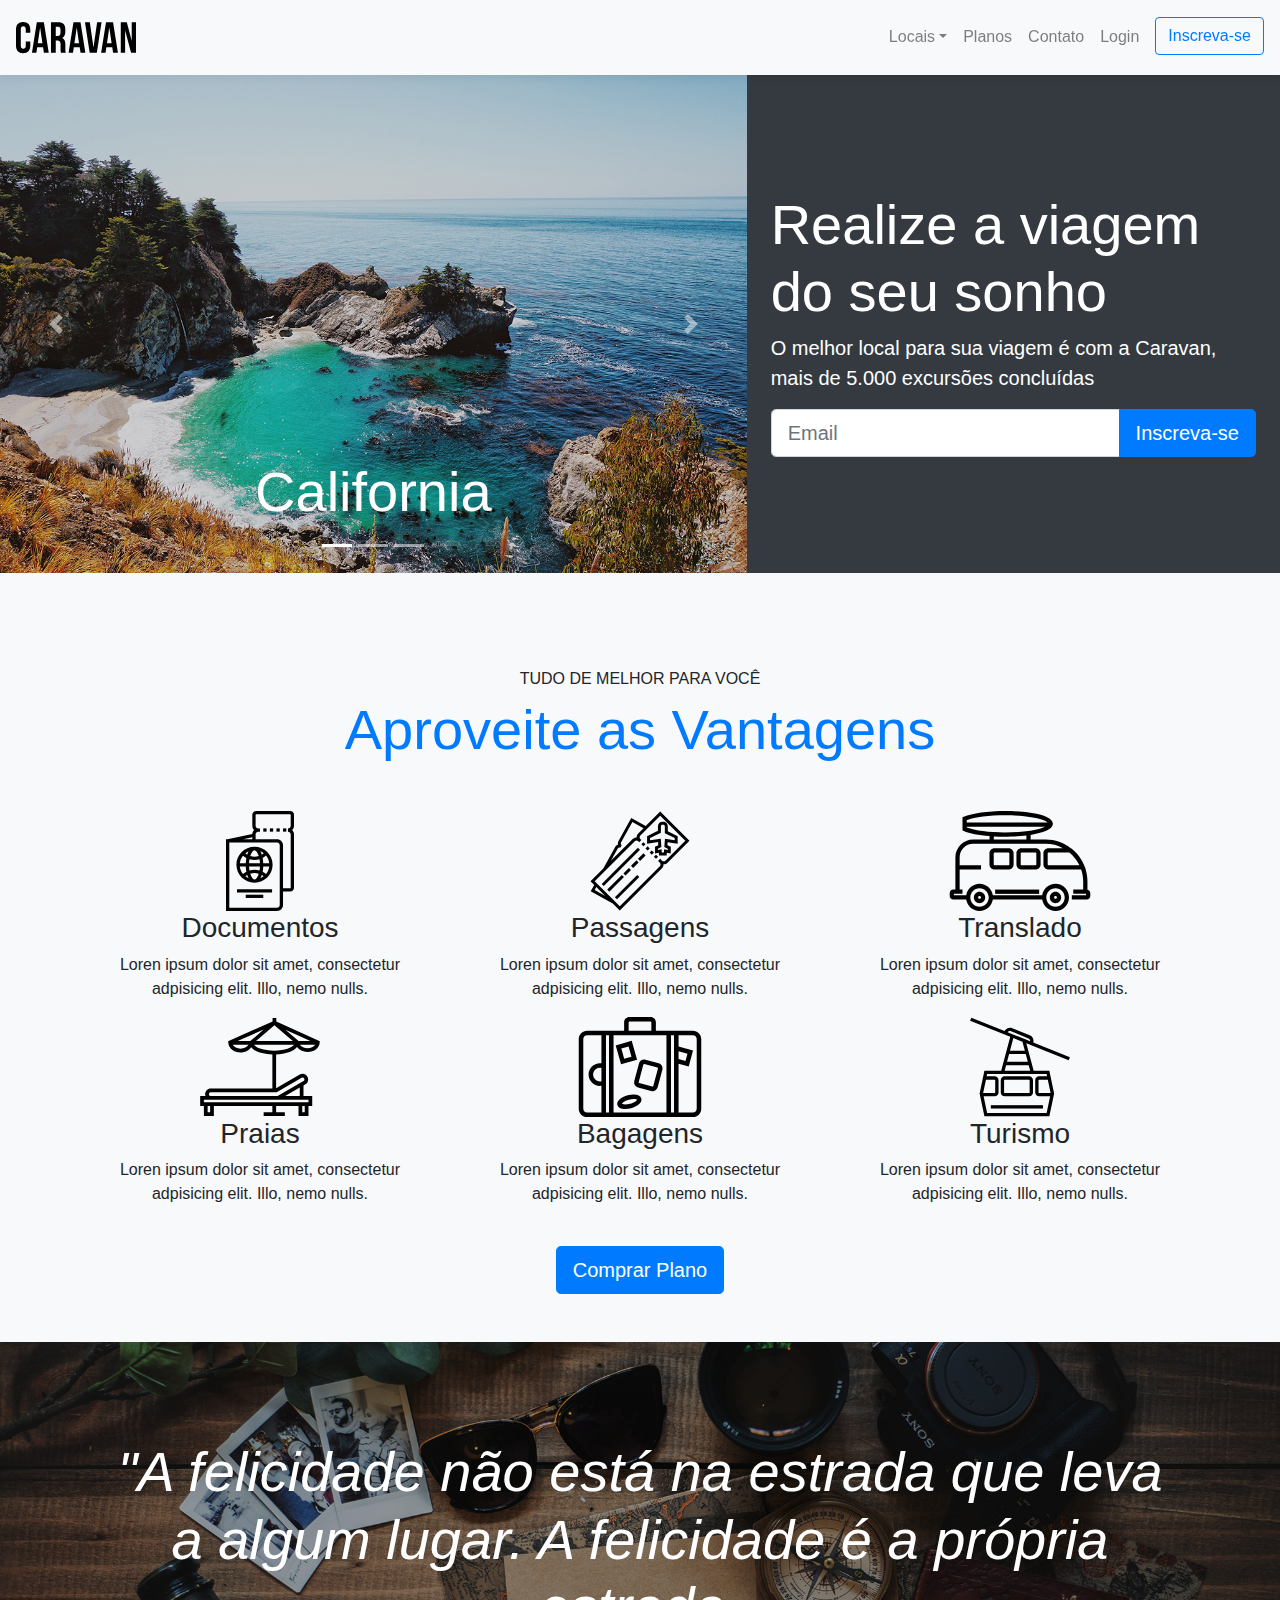
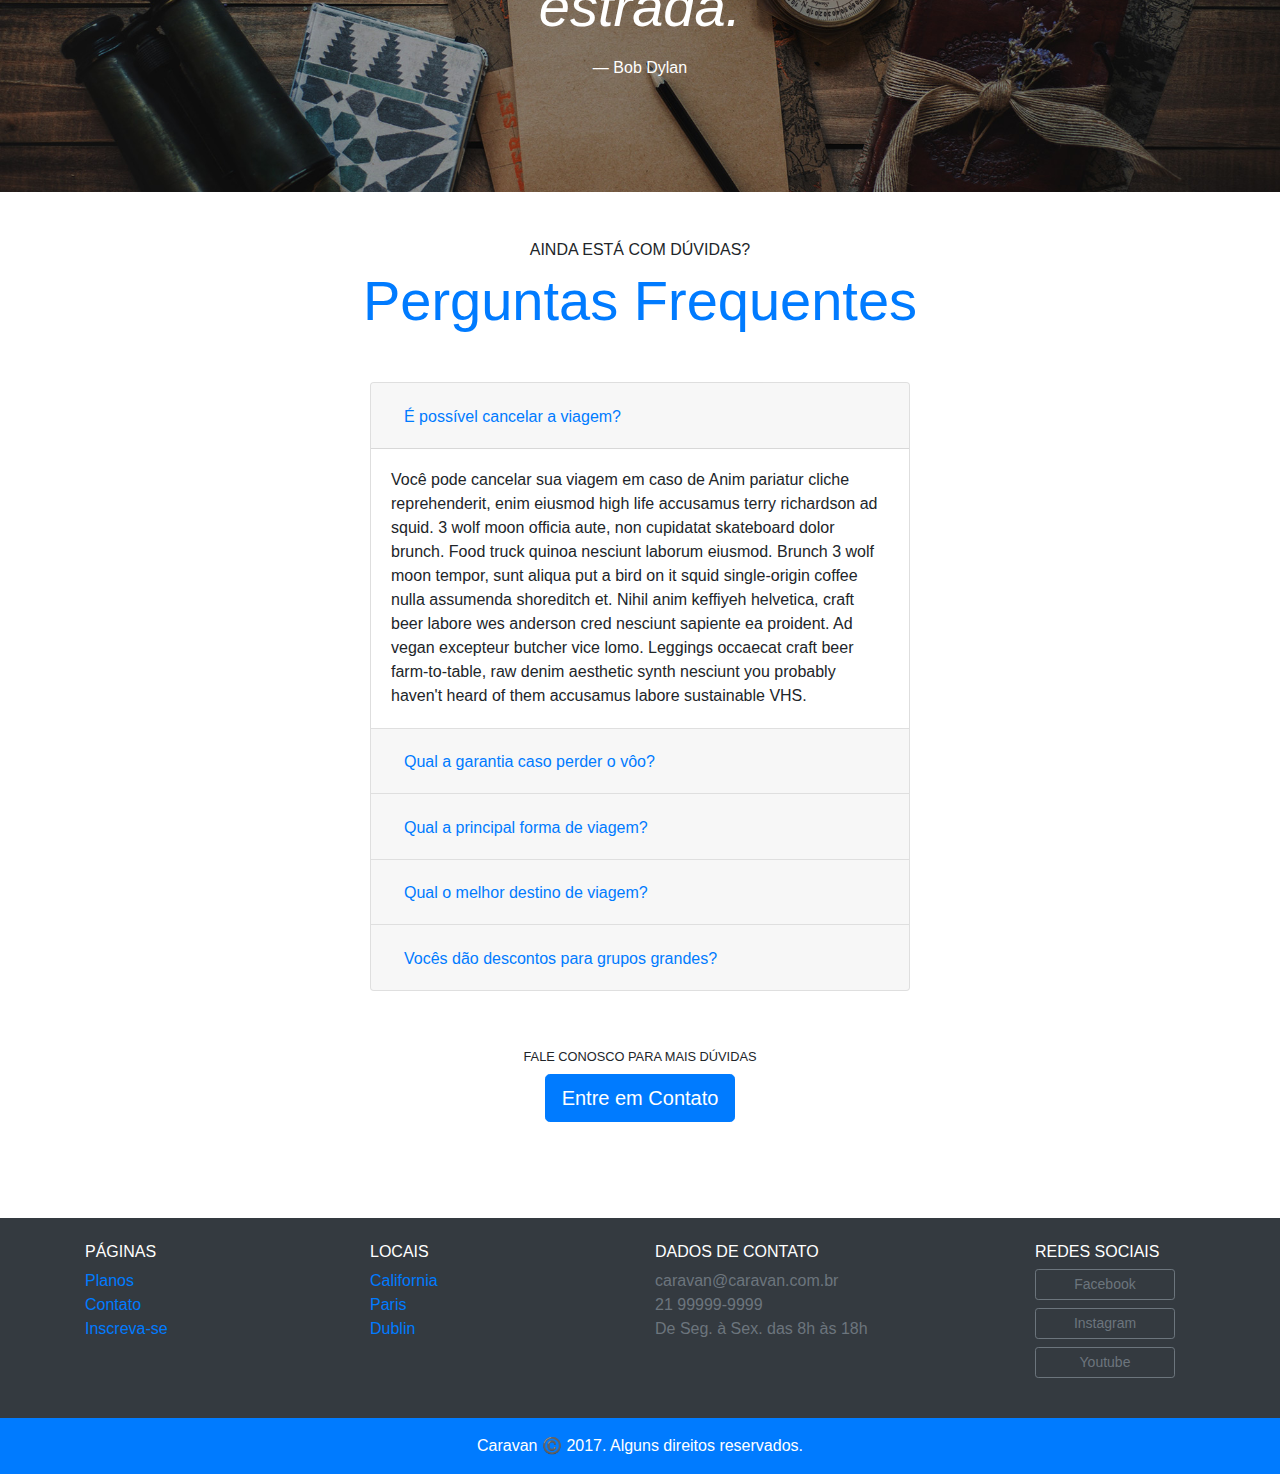
<file: index.html>
<!DOCTYPE html>
<html>
  <head>
    <title>Caravan</title>
    <meta charset="utf-8">
    <meta name="viewport" content="width=device-width, initial-scale=1, shrink-to-fit=no">

    <link rel="stylesheet" href="css/bootstrap.css">
    <link rel="stylesheet" href="css/style.css">
  </head>
  <body>

  <!-- Modal -->
    <div class="modal fade" id="exampleModal" tabindex="-1" role="dialog" aria-labelledby="exampleModalLabel" aria-hidden="true">
      <div class="modal-dialog" role="document">
        <div class="modal-content">
          <div class="modal-header">
            <h5 class="modal-title" id="exampleModalLabel">Entre na sua Conta</h5>
            <button type="button" class="close" data-dismiss="modal" aria-label="Close">
              <span aria-hidden="true">&times;</span>
            </button>
          </div>
          <div class="modal-body">
            <form>
              <div class="form-group">
                <label for="exampleInputEmail1">Email</label>
                <input type="email" class="form-control" id="exampleInputEmail1">
              </div>
              <div class="form-group">
                <label for="exampleInputPassword1">Senha</label>
                <input type="password" class="form-control" id="exampleInputPassword1">
              </div>
              <button type="submit" class="btn btn-primary">Entrar na Conta</button>
              <small class="form-text text-muted">Esqueceu a Senha? <a href="#">Clique aqui.</a></small>
            </form>
          </div>          
        </div>
      </div>
    </div>
    
    <nav class="navbar navbar-expand-md navbar-light bg-light fixed-top py-3 box-shadow">
      <a href="index.html" class="navbar-brand"><img src="img/caravan.svg" alt="Caravan"></a>

      <button class="navbar-toggler" type="button" data-toggle="collapse" data-target="#navbarSupportedContent" aria-controls="navbarSupportedContent" aria-expanded="false" aria-label="Toggle navigation">
        <span class="navbar-toggler-icon"></span>
      </button>

      <div class="collapse navbar-collapse" id="navbarSupportedContent">
        <ul class="navbar-nav ml-auto">
          <li class="nav-item dropdown">
            <a class="nav-link dropdown-toggle" href="#" id="navbarDropdown" role="button" data-toggle="dropdown" aria-haspopup="true" aria-expanded="false">Locais</a>
            <div class="dropdown-menu" aria-labelledby="navbarDropdown">
              <a href="local.html" class="dropdown-item">California</a>
              <a href="local.html" class="dropdown-item">Paris</a>
              <a href="local.html" class="dropdown-item">Dublin</a>

            </div>
          </li>
          <li class="nav-item">
            <a class="nav-link" href="planos.html">Planos</a>
          </li>
          <li class="nav-item">
            <a class="nav-link" href="contato.html">Contato</a>
          </li>
          <li class="nav-item">
            <a class="nav-link" href="planos.html" data-toggle="modal" data-target="#exampleModal">Login</a>
          </li>
          <li class="nav-item">
            <a class="btn btn-outline-primary ml-md-2" href="inscricao.html">Inscreva-se</a>
          </li>
        </ul>
      </div>

    </nav>

    <section class="container-fluid">
      <div class="row bg-dark text-white">
        <div class="col-lg-7 p-0">
          <div id="carouselCidades" class="carousel slide" data-ride="carousel">
            <ol class="carousel-indicators">
              <li data-target="#carouselCidades" data-slide-to="0" class="active"></li>
              <li data-target="#carouselCidades" data-slide-to="1"></li>
              <li data-target="#carouselCidades" data-slide-to="2"></li>
            </ol>
            <div class="carousel-inner">
              <div class="carousel-item active">
                <img src="img/california.jpg" class="d-block w-100" alt="California">
                <div class="carousel-caption">
                  <h3 class="display-4">California</h3>
                </div>
              </div>
              <div class="carousel-item">
                <img src="img/paris.jpg" class="d-block w-100" alt="Paris">
                <div class="carousel-caption">
                    <h3 class="display-4">Paris</h3>
                  </div>
              </div>
              <div class="carousel-item">
                <img src="img/dublin.jpg" class="d-block w-100" alt="Dublin">
                <div class="carousel-caption">
                    <h3 class="display-4">Dublin</h3>
                  </div>
              </div>
            </div>
            <a class="carousel-control-prev" href="#carouselCidades" role="button" data-slide="prev">
              <span class="carousel-control-prev-icon" aria-hidden="true"></span>
              <span class="sr-only">Anterior</span>
            </a>
            <a class="carousel-control-next" href="#carouselCidades" role="button" data-slide="next">
              <span class="carousel-control-next-icon" aria-hidden="true"></span>
              <span class="sr-only">Próximo</span>
            </a>
          </div>
        </div>

        <div class="col-lg-5 p-4 align-self-center">
          <h1 class="display-4">Realize a viagem do seu sonho</h1>
          <p class="lead">O melhor local para sua viagem é com a Caravan, mais de 5.000 excursões concluídas</p>
          <form action="">
              <div class="input-group input-group-lg">
                <input type="text" class="form-control" placeholder="Email" aria-label="Email" aria-describedby="button-addon2">
              <div class="input-group-append">
                <button class="btn btn-primary" type="button" id="button-addon2">Inscreva-se</button>
              </div>
            </div>
          </form>
        </div>
      </div>
    </section>

    <section class="py-5 bg-light text-center">
      <div class="container">
        <div class="my-5">
          <span class="h6 d-block">TUDO DE MELHOR PARA VOCÊ</span>
          <h2 class="display-4 text-primary">Aproveite as Vantagens</h2>
        </div>
      
        <div class="row">
          <div class="col-xl-4 col-md-6">
            <div style="height: 100px;" class="d-flex justify-content-center">
              <img src="img/icones/passaporte.svg" alt="Passaporte">
            </div>
            <h3>Documentos</h3>
            <p>Loren ipsum dolor sit amet, consectetur adpisicing elit. Illo, nemo nulls.</p>
          </div>

          <div class="col-xl-4 col-md-6">
            <div style="height: 100px;" class="d-flex justify-content-center">
              <img src="img/icones/passagens.svg" alt="Passagens">
            </div>
            <h3>Passagens</h3>
            <p>Loren ipsum dolor sit amet, consectetur adpisicing elit. Illo, nemo nulls.</p>
          </div>

          <div class="col-xl-4 col-md-6">
            <div style="height: 100px;" class="d-flex justify-content-center">
              <img src="img/icones/translado.svg" alt="Translado">
            </div>
            <h3>Translado</h3>
            <p>Loren ipsum dolor sit amet, consectetur adpisicing elit. Illo, nemo nulls.</p>
          </div>

          <div class="col-xl-4 col-md-6">
            <div style="height: 100px;" class="d-flex justify-content-center">
              <img src="img/icones/praias.svg" alt="Praias">
            </div>
            <h3>Praias</h3>
            <p>Loren ipsum dolor sit amet, consectetur adpisicing elit. Illo, nemo nulls.</p>
          </div>

          <div class="col-xl-4 col-md-6">
            <div style="height: 100px;" class="d-flex justify-content-center">
              <img src="img/icones/bagagens.svg" alt="Bagagens">
            </div>
            <h3>Bagagens</h3>
            <p>Loren ipsum dolor sit amet, consectetur adpisicing elit. Illo, nemo nulls.</p>
          </div>

          <div class="col-xl-4 col-md-6">
            <div style="height: 100px;" class="d-flex justify-content-center">
              <img src="img/icones/turismo.svg" alt="Turismo">
            </div>
            <h3>Turismo</h3>
            <p>Loren ipsum dolor sit amet, consectetur adpisicing elit. Illo, nemo nulls.</p>
          </div>

        </div>

        <a href="planos.html" class="btn btn-primary btn-lg mt-4">Comprar Plano</a>
      </div>
    </section>

    <section id="home-quote" class="p-md-5">
      <blockquote class="blockquote text-center text-white p-md-5 p-3">
        <p class="display-4"><em>"A felicidade não está na estrada que leva a algum lugar. A felicidade é a própria estrada.</em></p>
        <footer class="blockquote-footer text-white">Bob Dylan</footer>
      </blockquote>
    </section>

    <section class="container">
      <div class="my-5 text-center">
        <span class="h6 d-block">AINDA ESTÁ COM DÚVIDAS?</span>
        <h2 class="display-4 text-primary">Perguntas Frequentes</h2>
      </div>

      <div class="row justify-content-center">

        <div class=" col-md-6 accordion" id="perguntasFrequentes">
          <div class="card">
            <div class="card-header" id="headingOne">
              <h2 class="mb-0">
                <button class="btn btn-link" type="button" data-toggle="collapse" data-target="#collapseOne" aria-expanded="true" aria-controls="collapseOne">
                  É possível cancelar a viagem?
                </button>
              </h2>
            </div>
          
            <div id="collapseOne" class="collapse show" aria-labelledby="headingOne" data-parent="#perguntasFrequentes">
              <div class="card-body">
                Você pode cancelar sua viagem em caso de Anim pariatur cliche reprehenderit, enim eiusmod high life accusamus terry richardson ad squid. 3 wolf moon officia aute, non cupidatat skateboard dolor brunch. Food truck quinoa nesciunt laborum eiusmod. Brunch 3 wolf moon tempor, sunt aliqua put a bird on it squid single-origin coffee nulla assumenda shoreditch et. Nihil anim keffiyeh helvetica, craft beer labore wes anderson cred nesciunt sapiente ea proident. Ad vegan excepteur butcher vice lomo. Leggings occaecat craft beer farm-to-table, raw denim aesthetic synth nesciunt you probably haven't heard of them accusamus labore sustainable VHS.
              </div>
            </div>
          </div>
          <div class="card">
            <div class="card-header" id="headingTwo">
              <h2 class="mb-0">
                <button class="btn btn-link collapsed" type="button" data-toggle="collapse" data-target="#collapseTwo" aria-expanded="false" aria-controls="collapseTwo">
                  Qual a garantia caso perder o vôo?
                </button>
              </h2>
            </div>
            <div id="collapseTwo" class="collapse" aria-labelledby="headingTwo" data-parent="#perguntasFrequentes">
              <div class="card-body">
                As garantias são em relação a Anim pariatur cliche reprehenderit, enim eiusmod high life accusamus terry richardson ad squid. 3 wolf moon officia aute, non cupidatat skateboard dolor brunch. Food truck quinoa nesciunt laborum eiusmod. Brunch 3 wolf moon tempor, sunt aliqua put a bird on it squid single-origin coffee nulla assumenda shoreditch et. Nihil anim keffiyeh helvetica, craft beer labore wes anderson cred nesciunt sapiente ea proident. Ad vegan excepteur butcher vice lomo. Leggings occaecat craft beer farm-to-table, raw denim aesthetic synth nesciunt you probably haven't heard of them accusamus labore sustainable VHS.
              </div>
            </div>
          </div>
          <div class="card">
            <div class="card-header" id="headingThree">
              <h2 class="mb-0">
                <button class="btn btn-link collapsed" type="button" data-toggle="collapse" data-target="#collapseThree" aria-expanded="false" aria-controls="collapseThree">
                  Qual a principal forma de viagem?
                </button>
              </h2>
            </div>
            <div id="collapseThree" class="collapse" aria-labelledby="headingThree" data-parent="#perguntasFrequentes">
              <div class="card-body">
                A principal forma de viagem é a Anim pariatur cliche reprehenderit, enim eiusmod high life accusamus terry richardson ad squid. 3 wolf moon officia aute, non cupidatat skateboard dolor brunch. Food truck quinoa nesciunt laborum eiusmod. Brunch 3 wolf moon tempor, sunt aliqua put a bird on it squid single-origin coffee nulla assumenda shoreditch et. Nihil anim keffiyeh helvetica, craft beer labore wes anderson cred nesciunt sapiente ea proident. Ad vegan excepteur butcher vice lomo. Leggings occaecat craft beer farm-to-table, raw denim aesthetic synth nesciunt you probably haven't heard of them accusamus labore sustainable VHS.
              </div>
            </div>
          </div>
          <div class="card">
            <div class="card-header" id="headingFour">
              <h2 class="mb-0">
                <button class="btn btn-link collapsed" type="button" data-toggle="collapse" data-target="#collapseFour" aria-expanded="false" aria-controls="collapseFour">
                  Qual o melhor destino de viagem?
                </button>
              </h2>
            </div>
            <div id="collapseFour" class="collapse" aria-labelledby="headingFour" data-parent="#perguntasFrequentes">
              <div class="card-body">
                Os destinos mais procurados são os Anim pariatur cliche reprehenderit, enim eiusmod high life accusamus terry richardson ad squid. 3 wolf moon officia aute, non cupidatat skateboard dolor brunch. Food truck quinoa nesciunt laborum eiusmod. Brunch 3 wolf moon tempor, sunt aliqua put a bird on it squid single-origin coffee nulla assumenda shoreditch et. Nihil anim keffiyeh helvetica, craft beer labore wes anderson cred nesciunt sapiente ea proident. Ad vegan excepteur butcher vice lomo. Leggings occaecat craft beer farm-to-table, raw denim aesthetic synth nesciunt you probably haven't heard of them accusamus labore sustainable VHS.
              </div>
            </div>
          </div>
          <div class="card">
            <div class="card-header" id="headingFive">
              <h2 class="mb-0">
                <button class="btn btn-link collapsed" type="button" data-toggle="collapse" data-target="#collapseFive" aria-expanded="false" aria-controls="collapseFive">
                  Vocês dão descontos para grupos grandes?
                </button>
              </h2>
            </div>
            <div id="collapseFive" class="collapse" aria-labelledby="headingFive" data-parent="#perguntasFrequentes">
              <div class="card-body">
                Nossa empresa sempre trabalha com as melhores Anim pariatur cliche reprehenderit, enim eiusmod high life accusamus terry richardson ad squid. 3 wolf moon officia aute, non cupidatat skateboard dolor brunch. Food truck quinoa nesciunt laborum eiusmod. Brunch 3 wolf moon tempor, sunt aliqua put a bird on it squid single-origin coffee nulla assumenda shoreditch et. Nihil anim keffiyeh helvetica, craft beer labore wes anderson cred nesciunt sapiente ea proident. Ad vegan excepteur butcher vice lomo. Leggings occaecat craft beer farm-to-table, raw denim aesthetic synth nesciunt you probably haven't heard of them accusamus labore sustainable VHS.
              </div>
            </div>
          </div>
        </div>
      </div>

      <div class="text-center py-5">
        <p class="small m-2">FALE CONOSCO PARA MAIS DÚVIDAS</p>
        <a class="btn btn-primary btn-lg" href="contato.html">Entre em Contato</a>
      </div>
    </section>

    <footer class="bg-dark text-white mt-5">
      <div class="container py-4">
        <div class="row">
          <div class="col-md-3 col-6">
            <h4 class="h6">PÁGINAS</h4>
            <ul class="list-unstyled">
              <li><a href="planos.html">Planos</a></li>
              <li><a href="contato.html">Contato</a></li>
              <li><a href="inscricao.html">Inscreva-se</a></li>
            </ul>
          </div>
          <div class="col-md-3 col-6">
            <h4 class="h6">LOCAIS</h4>
            <ul class="list-unstyled">
              <li><a href="local.html">California</a></li>
              <li><a href="local.html">Paris</a></li>
              <li><a href="local.html">Dublin</a></li>
            </ul>
          </div>
          <div class="col-md-4 py-3 py-md-0">
            <h4 class="h6">DADOS DE CONTATO</h4>
            <ul class="list-unstyled text-secondary">
              <li>caravan@caravan.com.br</li>
              <li>21 99999-9999</li>
              <li>De Seg. à Sex. das 8h às 18h</li>
            </ul>
          </div>   
          <div class="col-md-2">
            <h4 class="h6">REDES SOCIAIS</h4>
            <ul class="list-unstyled">
              <li><a class="btn btn-outline-secondary btn-sm btn-block mb-2" href="#" style="max-width: 140px">Facebook</a></li>
              <li><a class="btn btn-outline-secondary btn-sm btn-block mb-2" href="#" style="max-width: 140px">Instagram</a></li>
              <li><a class="btn btn-outline-secondary btn-sm btn-block mb-2" href="#" style="max-width: 140px">Youtube</a></li>
            </ul>
          </div>       
        </div>
      </div>
      <div class="bg-primary text-center py-3">
        <p class="mb-0">Caravan ©️ 2017. Alguns direitos reservados.</p>
      </div>
    </footer>


    <script type="text/javascript" src="js/jquery-3.3.1.slim.min.js"></script>
    <script type="text/javascript" src="js/popper.min.js"></script>
    <script type="text/javascript" src="js/bootstrap.js"></script>
    <script type="text/javascript" src="js/app.js"></script>

  </body>
</html>
</file>
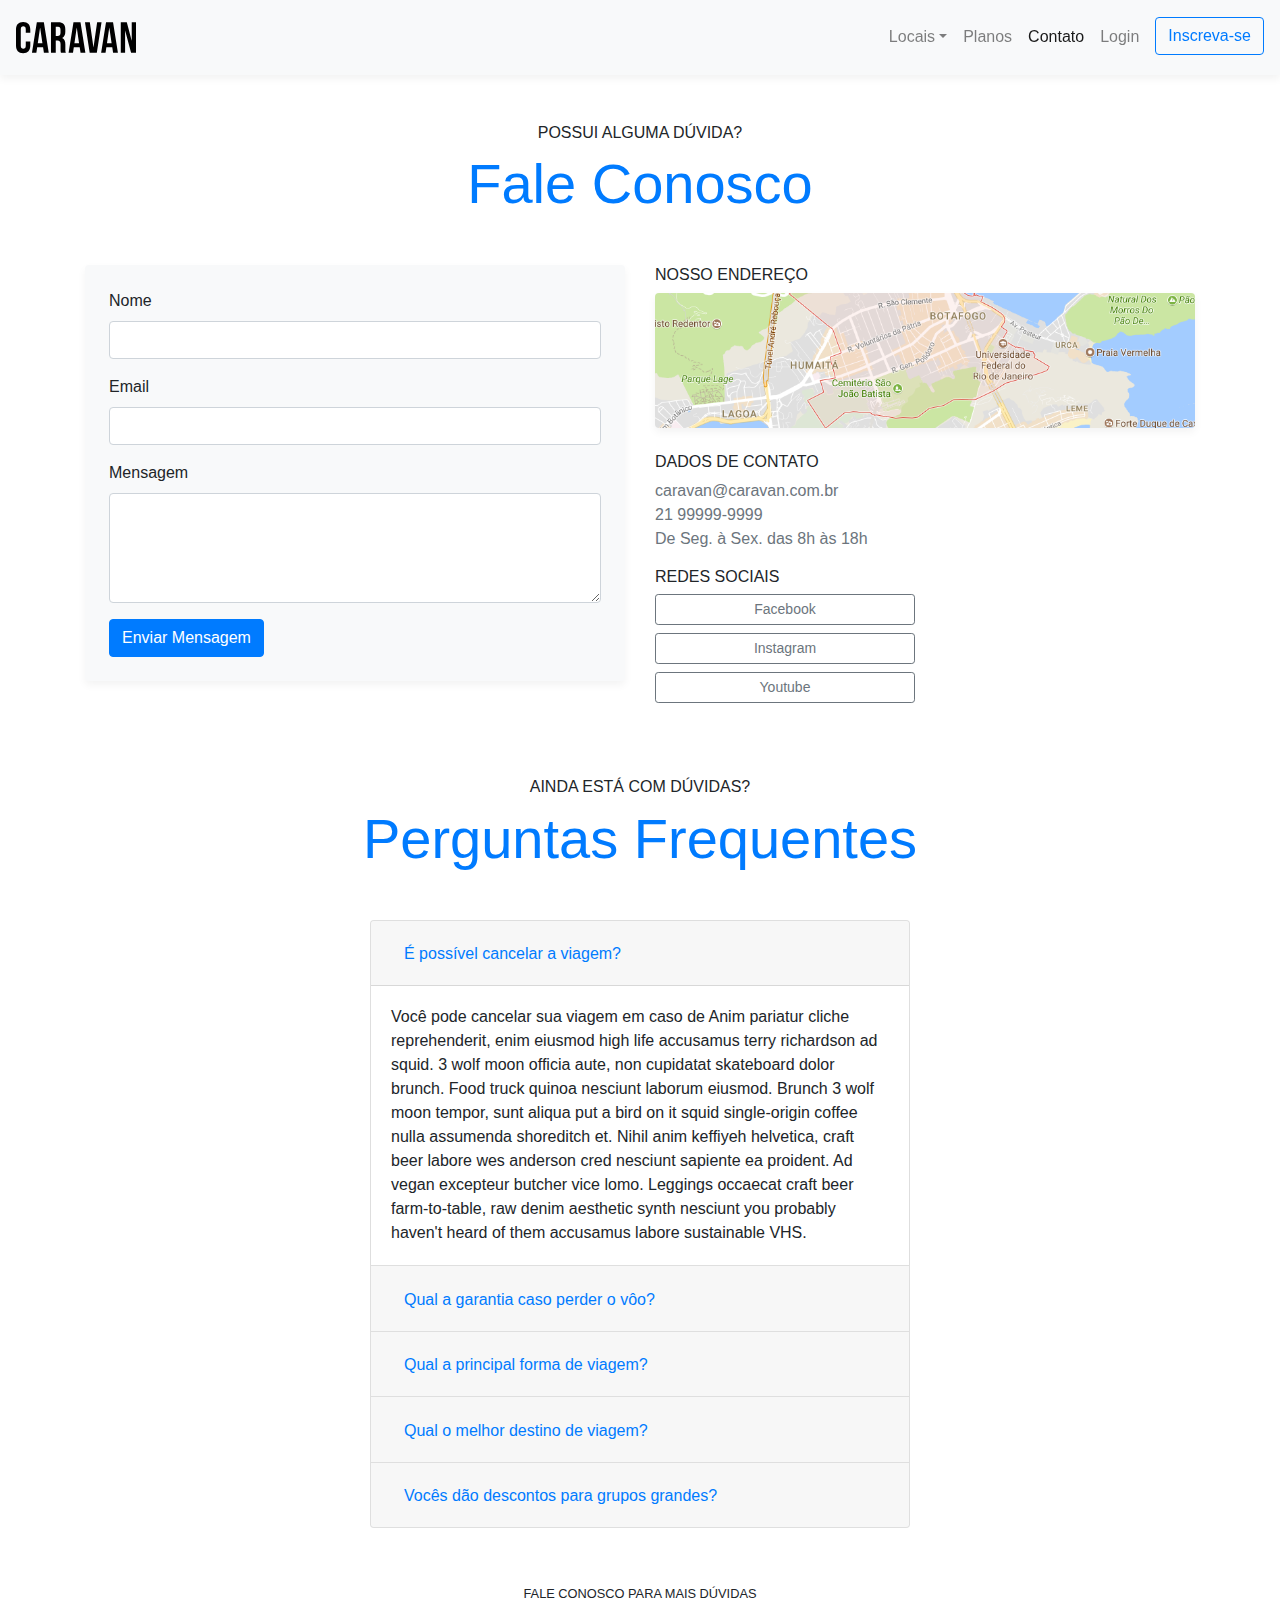
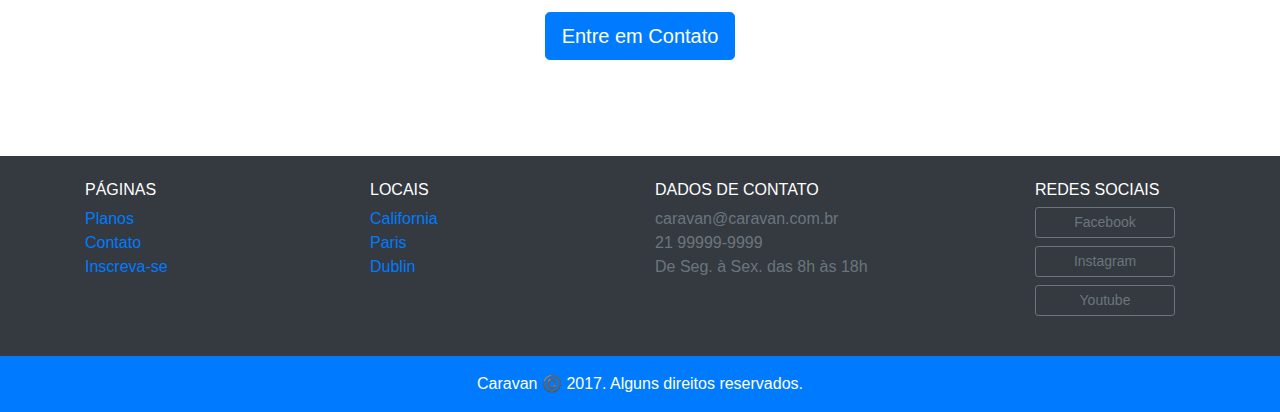
<file: contato.html>
<!DOCTYPE html>
<html>
  <head>
    <title>Caravan - Contato</title>
    <meta charset="utf-8">
    <meta name="viewport" content="width=device-width, initial-scale=1, shrink-to-fit=no">

    <link rel="stylesheet" href="css/bootstrap.css">
    <link rel="stylesheet" href="css/style.css">
  </head>
  <body>

  <!-- Modal -->
    <div class="modal fade" id="exampleModal" tabindex="-1" role="dialog" aria-labelledby="exampleModalLabel" aria-hidden="true">
      <div class="modal-dialog" role="document">
        <div class="modal-content">
          <div class="modal-header">
            <h5 class="modal-title" id="exampleModalLabel">Entre na sua Conta</h5>
            <button type="button" class="close" data-dismiss="modal" aria-label="Close">
              <span aria-hidden="true">&times;</span>
            </button>
          </div>
          <div class="modal-body">
            <form>
              <div class="form-group">
                <label for="exampleInputEmail1">Email</label>
                <input type="email" class="form-control" id="exampleInputEmail1">
              </div>
              <div class="form-group">
                <label for="exampleInputPassword1">Senha</label>
                <input type="password" class="form-control" id="exampleInputPassword1">
              </div>
              <button type="submit" class="btn btn-primary">Entrar na Conta</button>
              <small class="form-text text-muted">Esqueceu a Senha? <a href="#">Clique aqui.</a></small>
            </form>
          </div>          
        </div>
      </div>
    </div>
    
    <nav class="navbar navbar-expand-md navbar-light bg-light fixed-top py-3 box-shadow">
      <a href="index.html" class="navbar-brand"><img src="img/caravan.svg" alt="Caravan"></a>

      <button class="navbar-toggler" type="button" data-toggle="collapse" data-target="#navbarSupportedContent" aria-controls="navbarSupportedContent" aria-expanded="false" aria-label="Toggle navigation">
        <span class="navbar-toggler-icon"></span>
      </button>

      <div class="collapse navbar-collapse" id="navbarSupportedContent">
        <ul class="navbar-nav ml-auto">
          <li class="nav-item dropdown">
            <a class="nav-link dropdown-toggle" href="#" id="navbarDropdown" role="button" data-toggle="dropdown" aria-haspopup="true" aria-expanded="false">Locais</a>
            <div class="dropdown-menu" aria-labelledby="navbarDropdown">
              <a href="local.html" class="dropdown-item">California</a>
              <a href="local.html" class="dropdown-item">Paris</a>
              <a href="local.html" class="dropdown-item">Dublin</a>

            </div>
          </li>
          <li class="nav-item">
            <a class="nav-link" href="planos.html">Planos</a>
          </li>
          <li class="nav-item">
            <a class="nav-link active" href="contato.html">Contato</a>
          </li>
          <li class="nav-item">
            <a class="nav-link" href="planos.html" data-toggle="modal" data-target="#exampleModal">Login</a>
          </li>
          <li class="nav-item">
            <a class="btn btn-outline-primary ml-md-2" href="inscricao.html">Inscreva-se</a>
          </li>
        </ul>
      </div>
    </nav>
    
    <section class="container">
      <div class="my-5 text-center">
        <span class="h6 d-block">POSSUI ALGUMA DÚVIDA?</span>
        <h1 class="display-4 text-primary">Fale Conosco</h1>
      </div>
      <div class="row">
        <div class="col-lg mb-5">
          <form class="bg-light rounded p-4 box-shadow" action="">
            <div class="form-group">
              <label for="exampleInputName">Nome</label>
              <input type="text" class="form-control" id="exampleInputName">
            </div>
            <div class="form-group">
              <label for="exampleInputEmail1">Email</label>
              <input type="email" class="form-control" id="exampleInputEmail1">
            </div>
            <div class="form-group">
              <label for="clienteMensagem">Mensagem</label>
              <textarea class="form-control" id="clienteMensagem" rows="4"></textarea>
            </div>
            <button type="submit" class="btn btn-primary">Enviar Mensagem</button>
          </form>
        </div>
        <div class="col-lg">

          <h2 class="h6">NOSSO ENDEREÇO</h2>
          <a href="#"><img class="img-fluid box-shadow rounded mb-4" src="img/mapa.png" alt="Endereço da Caravan"></a>

          <h2 class="h6">DADOS DE CONTATO</h2>
          <ul class="list-unstyled text-secondary">
            <li>caravan@caravan.com.br</li>
            <li>21 99999-9999</li>
            <li>De Seg. à Sex. das 8h às 18h</li>
          </ul>

          <h2 class="h6">REDES SOCIAIS</h2>
          <ul class="list-unstyled">
            <li><a class="btn btn-outline-secondary btn-sm btn-block mb-2" href="#" style="max-width: 260px">Facebook</a></li>
            <li><a class="btn btn-outline-secondary btn-sm btn-block mb-2" href="#" style="max-width: 260px">Instagram</a></li>
            <li><a class="btn btn-outline-secondary btn-sm btn-block mb-2" href="#" style="max-width: 260px">Youtube</a></li>
          </ul>  
        </div>
      </div>
    </section>

    <section class="container">
      <div class="my-5 text-center">
        <span class="h6 d-block">AINDA ESTÁ COM DÚVIDAS?</span>
        <h2 class="display-4 text-primary">Perguntas Frequentes</h2>
      </div>

      <div class="row justify-content-center">

        <div class=" col-md-6 accordion" id="perguntasFrequentes">
          <div class="card">
            <div class="card-header" id="headingOne">
              <h2 class="mb-0">
                <button class="btn btn-link" type="button" data-toggle="collapse" data-target="#collapseOne" aria-expanded="true" aria-controls="collapseOne">
                  É possível cancelar a viagem?
                </button>
              </h2>
            </div>
          
            <div id="collapseOne" class="collapse show" aria-labelledby="headingOne" data-parent="#perguntasFrequentes">
              <div class="card-body">
                Você pode cancelar sua viagem em caso de Anim pariatur cliche reprehenderit, enim eiusmod high life accusamus terry richardson ad squid. 3 wolf moon officia aute, non cupidatat skateboard dolor brunch. Food truck quinoa nesciunt laborum eiusmod. Brunch 3 wolf moon tempor, sunt aliqua put a bird on it squid single-origin coffee nulla assumenda shoreditch et. Nihil anim keffiyeh helvetica, craft beer labore wes anderson cred nesciunt sapiente ea proident. Ad vegan excepteur butcher vice lomo. Leggings occaecat craft beer farm-to-table, raw denim aesthetic synth nesciunt you probably haven't heard of them accusamus labore sustainable VHS.
              </div>
            </div>
          </div>
          <div class="card">
            <div class="card-header" id="headingTwo">
              <h2 class="mb-0">
                <button class="btn btn-link collapsed" type="button" data-toggle="collapse" data-target="#collapseTwo" aria-expanded="false" aria-controls="collapseTwo">
                  Qual a garantia caso perder o vôo?
                </button>
              </h2>
            </div>
            <div id="collapseTwo" class="collapse" aria-labelledby="headingTwo" data-parent="#perguntasFrequentes">
              <div class="card-body">
                As garantias são em relação a Anim pariatur cliche reprehenderit, enim eiusmod high life accusamus terry richardson ad squid. 3 wolf moon officia aute, non cupidatat skateboard dolor brunch. Food truck quinoa nesciunt laborum eiusmod. Brunch 3 wolf moon tempor, sunt aliqua put a bird on it squid single-origin coffee nulla assumenda shoreditch et. Nihil anim keffiyeh helvetica, craft beer labore wes anderson cred nesciunt sapiente ea proident. Ad vegan excepteur butcher vice lomo. Leggings occaecat craft beer farm-to-table, raw denim aesthetic synth nesciunt you probably haven't heard of them accusamus labore sustainable VHS.
              </div>
            </div>
          </div>
          <div class="card">
            <div class="card-header" id="headingThree">
              <h2 class="mb-0">
                <button class="btn btn-link collapsed" type="button" data-toggle="collapse" data-target="#collapseThree" aria-expanded="false" aria-controls="collapseThree">
                  Qual a principal forma de viagem?
                </button>
              </h2>
            </div>
            <div id="collapseThree" class="collapse" aria-labelledby="headingThree" data-parent="#perguntasFrequentes">
              <div class="card-body">
                A principal forma de viagem é a Anim pariatur cliche reprehenderit, enim eiusmod high life accusamus terry richardson ad squid. 3 wolf moon officia aute, non cupidatat skateboard dolor brunch. Food truck quinoa nesciunt laborum eiusmod. Brunch 3 wolf moon tempor, sunt aliqua put a bird on it squid single-origin coffee nulla assumenda shoreditch et. Nihil anim keffiyeh helvetica, craft beer labore wes anderson cred nesciunt sapiente ea proident. Ad vegan excepteur butcher vice lomo. Leggings occaecat craft beer farm-to-table, raw denim aesthetic synth nesciunt you probably haven't heard of them accusamus labore sustainable VHS.
              </div>
            </div>
          </div>
          <div class="card">
            <div class="card-header" id="headingFour">
              <h2 class="mb-0">
                <button class="btn btn-link collapsed" type="button" data-toggle="collapse" data-target="#collapseFour" aria-expanded="false" aria-controls="collapseFour">
                  Qual o melhor destino de viagem?
                </button>
              </h2>
            </div>
            <div id="collapseFour" class="collapse" aria-labelledby="headingFour" data-parent="#perguntasFrequentes">
              <div class="card-body">
                Os destinos mais procurados são os Anim pariatur cliche reprehenderit, enim eiusmod high life accusamus terry richardson ad squid. 3 wolf moon officia aute, non cupidatat skateboard dolor brunch. Food truck quinoa nesciunt laborum eiusmod. Brunch 3 wolf moon tempor, sunt aliqua put a bird on it squid single-origin coffee nulla assumenda shoreditch et. Nihil anim keffiyeh helvetica, craft beer labore wes anderson cred nesciunt sapiente ea proident. Ad vegan excepteur butcher vice lomo. Leggings occaecat craft beer farm-to-table, raw denim aesthetic synth nesciunt you probably haven't heard of them accusamus labore sustainable VHS.
              </div>
            </div>
          </div>
          <div class="card">
            <div class="card-header" id="headingFive">
              <h2 class="mb-0">
                <button class="btn btn-link collapsed" type="button" data-toggle="collapse" data-target="#collapseFive" aria-expanded="false" aria-controls="collapseFive">
                  Vocês dão descontos para grupos grandes?
                </button>
              </h2>
            </div>
            <div id="collapseFive" class="collapse" aria-labelledby="headingFive" data-parent="#perguntasFrequentes">
              <div class="card-body">
                Nossa empresa sempre trabalha com as melhores Anim pariatur cliche reprehenderit, enim eiusmod high life accusamus terry richardson ad squid. 3 wolf moon officia aute, non cupidatat skateboard dolor brunch. Food truck quinoa nesciunt laborum eiusmod. Brunch 3 wolf moon tempor, sunt aliqua put a bird on it squid single-origin coffee nulla assumenda shoreditch et. Nihil anim keffiyeh helvetica, craft beer labore wes anderson cred nesciunt sapiente ea proident. Ad vegan excepteur butcher vice lomo. Leggings occaecat craft beer farm-to-table, raw denim aesthetic synth nesciunt you probably haven't heard of them accusamus labore sustainable VHS.
              </div>
            </div>
          </div>
        </div>
      </div>

      <div class="text-center py-5">
        <p class="small m-2">FALE CONOSCO PARA MAIS DÚVIDAS</p>
        <a class="btn btn-primary btn-lg" href="contato.html">Entre em Contato</a>
      </div>
    </section>

    <footer class="bg-dark text-white mt-5">
      <div class="container py-4">
        <div class="row">
          <div class="col-md-3 col-6">
            <h4 class="h6">PÁGINAS</h4>
            <ul class="list-unstyled">
              <li><a href="planos.html">Planos</a></li>
              <li><a href="contato.html">Contato</a></li>
              <li><a href="inscricao.html">Inscreva-se</a></li>
            </ul>
          </div>
          <div class="col-md-3 col-6">
            <h4 class="h6">LOCAIS</h4>
            <ul class="list-unstyled">
              <li><a href="local.html">California</a></li>
              <li><a href="local.html">Paris</a></li>
              <li><a href="local.html">Dublin</a></li>
            </ul>
          </div>
          <div class="col-md-4 py-3 py-md-0">
            <h4 class="h6">DADOS DE CONTATO</h4>
            <ul class="list-unstyled text-secondary">
              <li>caravan@caravan.com.br</li>
              <li>21 99999-9999</li>
              <li>De Seg. à Sex. das 8h às 18h</li>
            </ul>
          </div>   
          <div class="col-md-2">
            <h4 class="h6">REDES SOCIAIS</h4>
            <ul class="list-unstyled">
              <li><a class="btn btn-outline-secondary btn-sm btn-block mb-2" href="#" style="max-width: 140px">Facebook</a></li>
              <li><a class="btn btn-outline-secondary btn-sm btn-block mb-2" href="#" style="max-width: 140px">Instagram</a></li>
              <li><a class="btn btn-outline-secondary btn-sm btn-block mb-2" href="#" style="max-width: 140px">Youtube</a></li>
            </ul>
          </div>       
        </div>
      </div>
      <div class="bg-primary text-center py-3">
        <p class="mb-0">Caravan ©️ 2017. Alguns direitos reservados.</p>
      </div>
    </footer>


    <script type="text/javascript" src="js/jquery-3.3.1.slim.min.js"></script>
    <script type="text/javascript" src="js/popper.min.js"></script>
    <script type="text/javascript" src="js/bootstrap.js"></script>
    <script type="text/javascript" src="js/app.js"></script>

  </body>
</html>
</file>
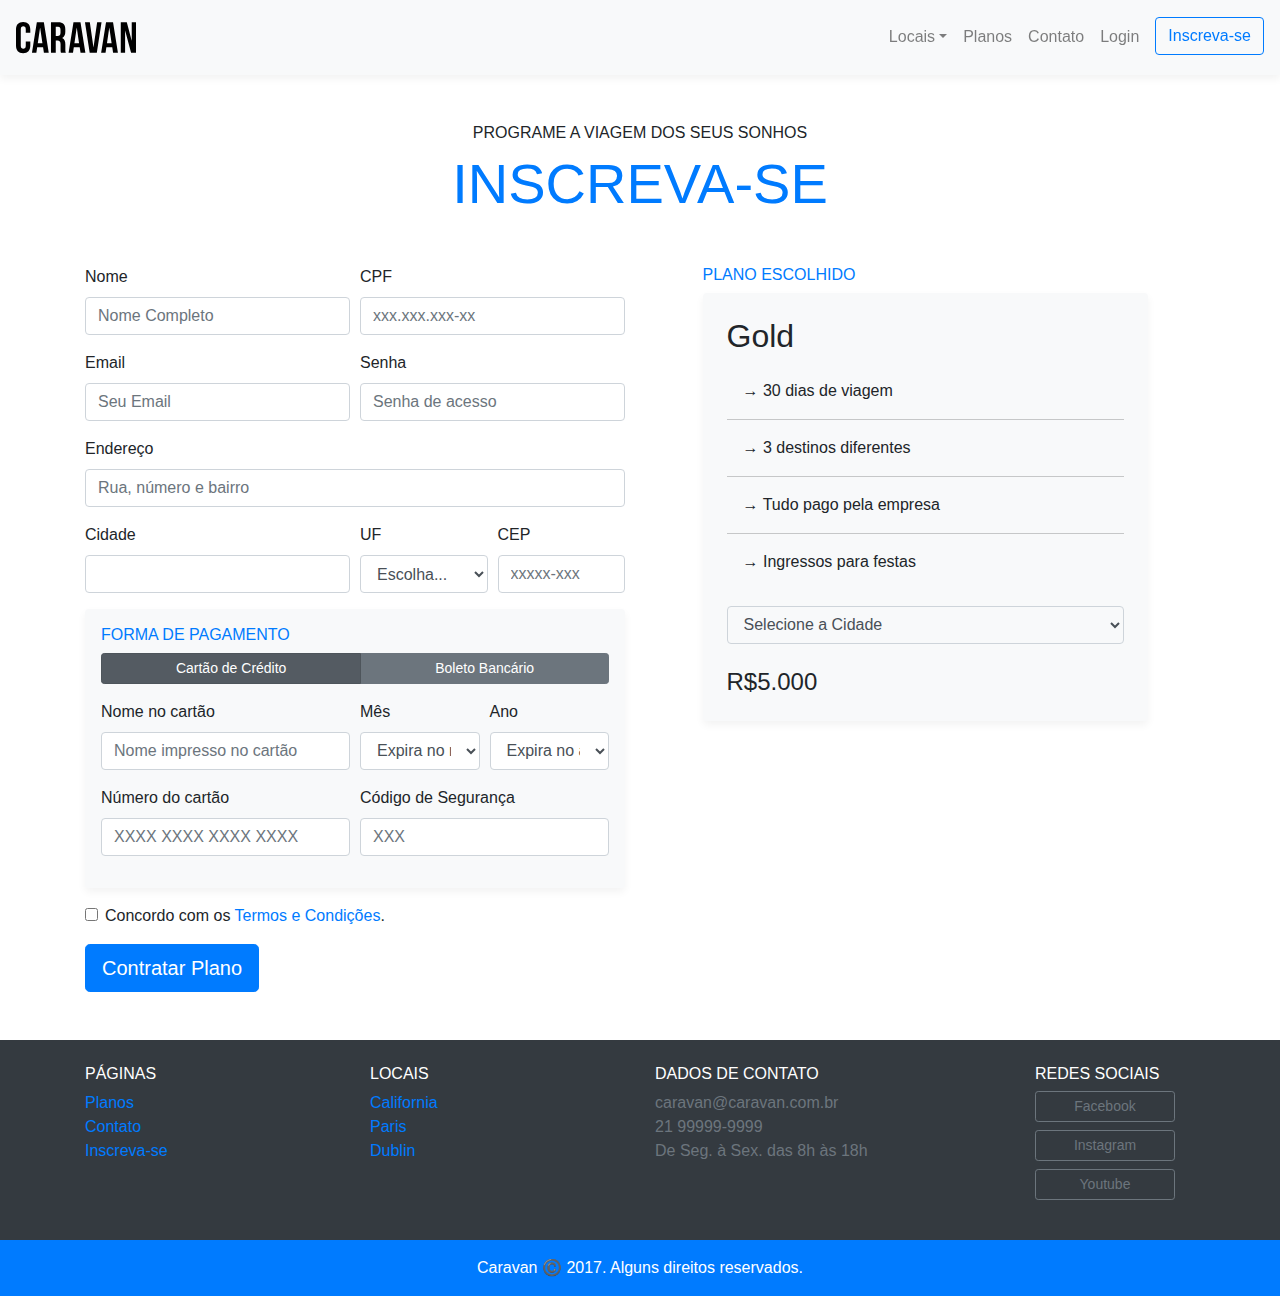
<file: inscricao.html>
<!DOCTYPE html>
<html>
  <head>
    <title>Caravan - Inscrição</title>
    <meta charset="utf-8">
    <meta name="viewport" content="width=device-width, initial-scale=1, shrink-to-fit=no">

    <link rel="stylesheet" href="css/bootstrap.css">
    <link rel="stylesheet" href="css/style.css">
  </head>
  <body>

  <!-- Modal -->
    <div class="modal fade" id="exampleModal" tabindex="-1" role="dialog" aria-labelledby="exampleModalLabel" aria-hidden="true">
      <div class="modal-dialog" role="document">
        <div class="modal-content">
          <div class="modal-header">
            <h5 class="modal-title" id="exampleModalLabel">Entre na sua Conta</h5>
            <button type="button" class="close" data-dismiss="modal" aria-label="Close">
              <span aria-hidden="true">&times;</span>
            </button>
          </div>
          <div class="modal-body">
            <form>
              <div class="form-group">
                <label for="exampleInputEmail1">Email</label>
                <input type="email" class="form-control" id="exampleInputEmail1">
              </div>
              <div class="form-group">
                <label for="exampleInputPassword1">Senha</label>
                <input type="password" class="form-control" id="exampleInputPassword1">
              </div>
              <button type="submit" class="btn btn-primary">Entrar na Conta</button>
              <small class="form-text text-muted">Esqueceu a Senha? <a href="#">Clique aqui.</a></small>
            </form>
          </div>          
        </div>
      </div>
    </div>
    
    <nav class="navbar navbar-expand-md navbar-light bg-light fixed-top py-3 box-shadow">
      <a href="index.html" class="navbar-brand"><img src="img/caravan.svg" alt="Caravan"></a>

      <button class="navbar-toggler" type="button" data-toggle="collapse" data-target="#navbarSupportedContent" aria-controls="navbarSupportedContent" aria-expanded="false" aria-label="Toggle navigation">
        <span class="navbar-toggler-icon"></span>
      </button>

      <div class="collapse navbar-collapse" id="navbarSupportedContent">
        <ul class="navbar-nav ml-auto">
          <li class="nav-item dropdown">
            <a class="nav-link dropdown-toggle" href="#" id="navbarDropdown" role="button" data-toggle="dropdown" aria-haspopup="true" aria-expanded="false">Locais</a>
            <div class="dropdown-menu" aria-labelledby="navbarDropdown">
              <a href="local.html" class="dropdown-item">California</a>
              <a href="local.html" class="dropdown-item">Paris</a>
              <a href="local.html" class="dropdown-item">Dublin</a>

            </div>
          </li>
          <li class="nav-item">
            <a class="nav-link" href="planos.html">Planos</a>
          </li>
          <li class="nav-item">
            <a class="nav-link" href="contato.html">Contato</a>
          </li>
          <li class="nav-item">
            <a class="nav-link" href="planos.html" data-toggle="modal" data-target="#exampleModal">Login</a>
          </li>
          <li class="nav-item">
            <a class="btn btn-outline-primary ml-md-2" href="inscricao.html">Inscreva-se</a>
          </li>
        </ul>
      </div>
    </nav>
    
    <section class="container">
      <div class="my-5 text-center">
        <span class="h6 d-block">PROGRAME A VIAGEM DOS SEUS SONHOS</span>
        <h1 class="display-4 text-primary">INSCREVA-SE</h1>
      </div>
      <div class="row">
        <form class="col-lg-6" action="">
          <div class="form-row">
            <div class="form-group col-md-6">
              <label for="inputNome">Nome</label>
              <input type="text" class="form-control" id="inputNome" placeholder="Nome Completo">
            </div>
            <div class="form-group col-md-6">
              <label for="inputCPF">CPF</label>
              <input type="text" class="form-control" id="inputCPF" placeholder="xxx.xxx.xxx-xx">
            </div>
            <div class="form-group col-md-6">
              <label for="inputEmail">Email</label>
              <input type="email" class="form-control" id="inputEmail" placeholder="Seu Email">
            </div>
            <div class="form-group col-md-6">
              <label for="inputSenha">Senha</label>
              <input type="password" class="form-control" id="inputSenha" placeholder="Senha de acesso">
            </div>
            <div class="form-group col-12">
              <label for="inputEndereco">Endereço</label>
              <input type="text" class="form-control" id="inputEndereco" placeholder="Rua, número e bairro">
            </div>
            <div class="form-group col-md-6">
              <label for="inputCidade">Cidade</label>
              <input type="text" class="form-control" id="inputCidade">
            </div>
            <div class="form-group col-md-3 col-6">
              <label for="inputUF">UF</label>
              <select name="" id="inputUF" class="form-control">
                <option value="">Escolha...</option>
                <option value="">SP</option>
                <option value="">RJ</option>
                <option value="">DF</option>
                <option value="">PE</option>
              </select>
            </div>
            <div class="form-group col-md-3 col-6">
              <label for="inputCEP">CEP</label>
              <input type="text" class="form-control" id="inputCEP" placeholder="xxxxx-xxx">
            </div>          
          </div>

          <div class="bg-light rounded box-shadow p-3 form-group">
            <h2 class="h6 text-primary">FORMA DE PAGAMENTO</h2>
            <nav class="nav btn-group mb-3" id="formaPagamento" role="tablist">
              <button type="button" class="btn btn-secondary btn-sm active" id="nav-cartao-tab" data-toggle="tab" href="#nav-cartao" role="tab" aria-controls="nav-cartao" aria-selected="true">Cartão de Crédito</button>
              <button type="button" class="btn btn-secondary btn-sm" id="nav-boleto-tab" data-toggle="tab" href="#nav-boleto" role="tab" aria-controls="nav-boleto" aria-selected="false">Boleto Bancário</button>
            </nav>
            <div class="tab-content" id="formaPagamentoConteudo">
              <div class="tab-pane fade show active" id="nav-cartao" role="tabpanel" aria-labelledby="nav-cartao-tab">
                <div class="form-row">
                  <div class="form-group col-md-6">
                    <label for="inputNomeCartao">Nome no cartão</label>
                    <input type="text" class="form-control" id="inputNomeCartao" placeholder="Nome impresso no cartão">
                  </div>
                  <div class="form-group col-md-3 col-6">
                    <label for="inputMes">Mês</label>
                    <select name="" id="inputMes" class="form-control">
                      <option value="">Expira no mês... </option>
                      <option value="">01</option>
                      <option value="">02</option>
                      <option value="">03</option>
                      <option value="">04</option>
                      <option value="">05</option>
                      <option value="">06</option>
                      <option value="">07</option>
                      <option value="">08</option>
                      <option value="">09</option>
                      <option value="">10</option>
                      <option value="">11</option>
                      <option value="">12</option>
                    </select>
                  </div>
                  <div class="form-group col-md-3 col-6">
                    <label for="inputAno">Ano</label>
                    <select name="" id="inputAno" class="form-control">
                      <option value="">Expira no ano... </option>
                      <option value="">2019</option>
                      <option value="">2020</option>
                      <option value="">2021</option>
                      <option value="">2022</option>
                      <option value="">2023</option>
                      <option value="">2024</option>
                      <option value="">2025</option>
                      <option value="">2026</option>
                      <option value="">2027</option>
                      <option value="">2028</option>
                      <option value="">2029</option>
                      <option value="">2030</option>
                    </select>
                  </div>
                  <div class="form-group col-md-6">
                    <label for="inputNumeroCartao">Número do cartão</label>
                    <input type="text" class="form-control" id="inputNumeroCartao" placeholder="XXXX XXXX XXXX XXXX">
                  </div>
                  <div class="form-group col-md-6">
                    <label for="inputCodCartao">Código de Segurança</label>
                    <input type="text" class="form-control" id="inputCodCartao" placeholder="XXX">
                  </div>
                </div>
              </div>
              <div class="tab-pane fade" id="nav-boleto" role="tabpanel" aria-labelledby="nav-boleto-tab">
                <p class="lead">Clique em contratar plano que enviaremos um boleto para seu e-mail</p>
              </div>
            </div>
          </div>

          <div class="form-check">
            <label for="" class="form-check-label">
              <input type="checkbox" class="form-check-input">
              Concordo com os <a href="#">Termos e Condições</a>.
            </label>
          </div>

          <button type="submit" class="btn btn-primary btn-lg mt-3">Contratar Plano</button>

        </form>

        <div class="col-lg-5 mx-auto order-first order-lg-1 mb-5">
          <h2 class="h6 text-primary">PLANO ESCOLHIDO</h2>
          <div class="bg-light rounded p-4 box-shadow">
            <h2>Gold</h2>
            <ul class="lista-plano list-unstyled">
              <li>→ 30 dias de viagem</li>
              <li>→ 3 destinos diferentes</li>
              <li>→ Tudo pago pela empresa</li>
              <li>→ Ingressos para festas</li>
            </ul>
            <form action="">
              <div class="form-group">
                <select class="form-control bg-light" id="exampleFormControlSelect1">
                  <option>Selecione a Cidade</option>
                  <option>California</option>
                  <option>Paris</option>
                  <option>Dublin</option>
                </select>
              </div>
            </form>
            <div class="row mt-4">
              <div class="col">
                <span class="h4">R$5.000</span>
              </div>
            </div>
          </div>
        </div>
      </div>
    </section>

    <footer class="bg-dark text-white mt-5">
      <div class="container py-4">
        <div class="row">
          <div class="col-md-3 col-6">
            <h4 class="h6">PÁGINAS</h4>
            <ul class="list-unstyled">
              <li><a href="planos.html">Planos</a></li>
              <li><a href="contato.html">Contato</a></li>
              <li><a href="inscricao.html">Inscreva-se</a></li>
            </ul>
          </div>
          <div class="col-md-3 col-6">
            <h4 class="h6">LOCAIS</h4>
            <ul class="list-unstyled">
              <li><a href="local.html">California</a></li>
              <li><a href="local.html">Paris</a></li>
              <li><a href="local.html">Dublin</a></li>
            </ul>
          </div>
          <div class="col-md-4 py-3 py-md-0">
            <h4 class="h6">DADOS DE CONTATO</h4>
            <ul class="list-unstyled text-secondary">
              <li>caravan@caravan.com.br</li>
              <li>21 99999-9999</li>
              <li>De Seg. à Sex. das 8h às 18h</li>
            </ul>
          </div>   
          <div class="col-md-2">
            <h4 class="h6">REDES SOCIAIS</h4>
            <ul class="list-unstyled">
              <li><a class="btn btn-outline-secondary btn-sm btn-block mb-2" href="#" style="max-width: 140px">Facebook</a></li>
              <li><a class="btn btn-outline-secondary btn-sm btn-block mb-2" href="#" style="max-width: 140px">Instagram</a></li>
              <li><a class="btn btn-outline-secondary btn-sm btn-block mb-2" href="#" style="max-width: 140px">Youtube</a></li>
            </ul>
          </div>       
        </div>
      </div>
      <div class="bg-primary text-center py-3">
        <p class="mb-0">Caravan ©️ 2017. Alguns direitos reservados.</p>
      </div>
    </footer>


    <script type="text/javascript" src="js/jquery-3.3.1.slim.min.js"></script>
    <script type="text/javascript" src="js/popper.min.js"></script>
    <script type="text/javascript" src="js/bootstrap.js"></script>
    <script type="text/javascript" src="js/app.js"></script>

  </body>
</html>
</file>
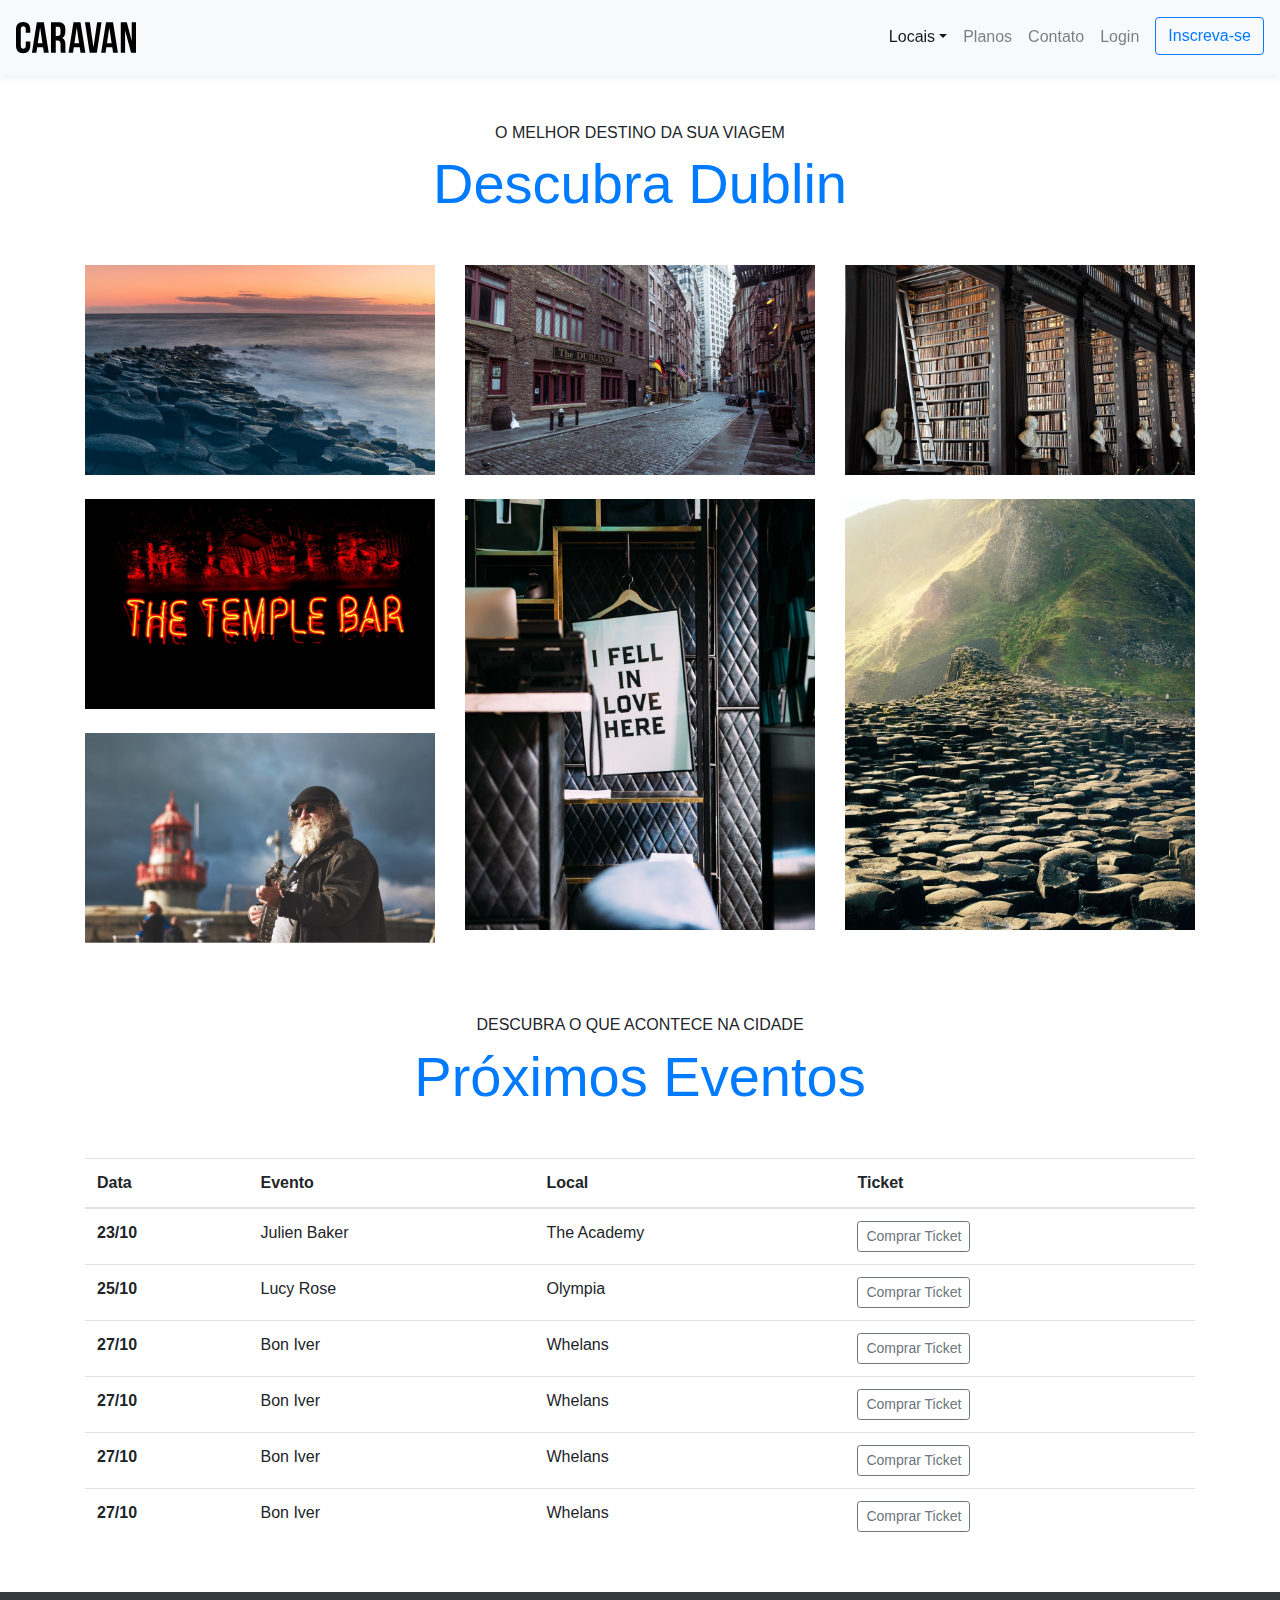
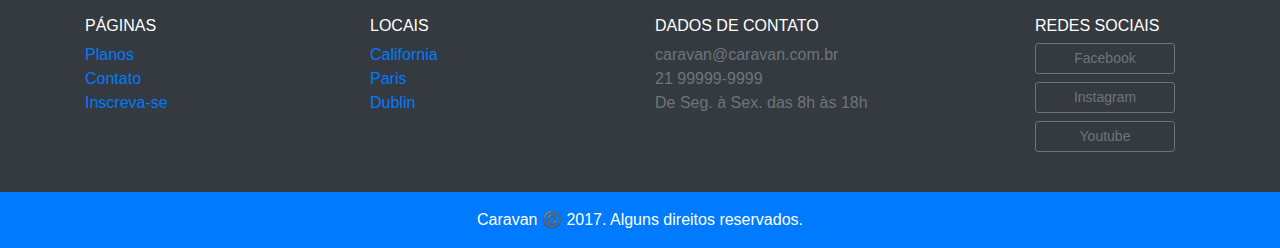
<file: local.html>
<!DOCTYPE html>
<html>
  <head>
    <title>Caravan - Locais</title>
    <meta charset="utf-8">
    <meta name="viewport" content="width=device-width, initial-scale=1, shrink-to-fit=no">

    <link rel="stylesheet" href="css/bootstrap.css">
    <link rel="stylesheet" href="css/style.css">
  </head>
  <body>

  <!-- Modal -->
    <div class="modal fade" id="exampleModal" tabindex="-1" role="dialog" aria-labelledby="exampleModalLabel" aria-hidden="true">
      <div class="modal-dialog" role="document">
        <div class="modal-content">
          <div class="modal-header">
            <h5 class="modal-title" id="exampleModalLabel">Entre na sua Conta</h5>
            <button type="button" class="close" data-dismiss="modal" aria-label="Close">
              <span aria-hidden="true">&times;</span>
            </button>
          </div>
          <div class="modal-body">
            <form>
              <div class="form-group">
                <label for="exampleInputEmail1">Email</label>
                <input type="email" class="form-control" id="exampleInputEmail1">
              </div>
              <div class="form-group">
                <label for="exampleInputPassword1">Senha</label>
                <input type="password" class="form-control" id="exampleInputPassword1">
              </div>
              <button type="submit" class="btn btn-primary">Entrar na Conta</button>
              <small class="form-text text-muted">Esqueceu a Senha? <a href="#">Clique aqui.</a></small>
            </form>
          </div>          
        </div>
      </div>
    </div>
    
    <nav class="navbar navbar-expand-md navbar-light bg-light fixed-top py-3 box-shadow">
      <a href="index.html" class="navbar-brand"><img src="img/caravan.svg" alt="Caravan"></a>

      <button class="navbar-toggler" type="button" data-toggle="collapse" data-target="#navbarSupportedContent" aria-controls="navbarSupportedContent" aria-expanded="false" aria-label="Toggle navigation">
        <span class="navbar-toggler-icon"></span>
      </button>

      <div class="collapse navbar-collapse" id="navbarSupportedContent">
        <ul class="navbar-nav ml-auto">
          <li class="nav-item dropdown">
            <a class="nav-link dropdown-toggle active" href="#" id="navbarDropdown" role="button" data-toggle="dropdown" aria-haspopup="true" aria-expanded="false">Locais</a>
            <div class="dropdown-menu" aria-labelledby="navbarDropdown">
              <a href="local.html" class="dropdown-item">California</a>
              <a href="local.html" class="dropdown-item">Paris</a>
              <a href="local.html" class="dropdown-item">Dublin</a>

            </div>
          </li>
          <li class="nav-item">
            <a class="nav-link" href="planos.html">Planos</a>
          </li>
          <li class="nav-item">
            <a class="nav-link" href="contato.html">Contato</a>
          </li>
          <li class="nav-item">
            <a class="nav-link" href="planos.html" data-toggle="modal" data-target="#exampleModal">Login</a>
          </li>
          <li class="nav-item">
            <a class="btn btn-outline-primary ml-md-2" href="inscricao.html">Inscreva-se</a>
          </li>
        </ul>
      </div>
    </nav>    

    <section class="container">
      <div class="text-center my-5">
        <span class="h6 d-block">O MELHOR DESTINO DA SUA VIAGEM</span>
        <h1 class="display-4 text-primary">Descubra Dublin</h1>
      </div>

      <div class="row">
        <div class="col-md">
          <img src="img/local/foto-1.jpg" alt="Foto 1" class="img-fluid mb-4">
          <img src="img/local/foto-2.jpg" alt="Foto 2" class="img-fluid mb-4">
          <img src="img/local/foto-3.jpg" alt="Foto 3" class="img-fluid mb-4">
        </div>
        <div class="col-md">
          <img src="img/local/foto-4.jpg" alt="Foto 4" class="img-fluid mb-4">
          <img src="img/local/foto-5.jpg" alt="Foto 5" class="img-fluid">
        </div>
        <div class="col-md">
          <img src="img/local/foto-6.jpg" alt="Foto 6" class="img-fluid mb-4">
          <img src="img/local/foto-7.jpg" alt="Foto 7" class="img-fluid">
          </div>
      </div>
    </section>

    <section class="container">
      <div class="text-center my-5">
        <span class="h6 d-block">DESCUBRA O QUE ACONTECE NA CIDADE</span>
        <h1 class="display-4 text-primary">Próximos Eventos</h1>
      </div>
      <table class="table table-hover table-responsive-md">
        <thead>
          <tr>
            <th scope="col">Data</th>
            <th scope="col">Evento</th>
            <th scope="col">Local</th>
            <th scope="col">Ticket</th>
          </tr>
        </thead>
        <tbody>
          <tr>
            <th scope="row">23/10</th>
            <td>Julien Baker</td>
            <td>The Academy</td>
            <td><a href="#" class="btn btn-outline-secondary btn-sm">Comprar Ticket</a></td>
          </tr>
          <tr>
            <th scope="row">25/10</th>
            <td>Lucy Rose</td>
            <td>Olympia</td>
            <td><a href="#" class="btn btn-outline-secondary btn-sm">Comprar Ticket</a></td>
          </tr>
          <tr>
            <th scope="row">27/10</th>
            <td>Bon Iver</td>
            <td>Whelans</td>
            <td><a href="#" class="btn btn-outline-secondary btn-sm">Comprar Ticket</a></td>
          </tr>
          <tr>
            <th scope="row">27/10</th>
            <td>Bon Iver</td>
            <td>Whelans</td>
            <td><a href="#" class="btn btn-outline-secondary btn-sm">Comprar Ticket</a></td>
          </tr>
          <tr>
            <th scope="row">27/10</th>
            <td>Bon Iver</td>
            <td>Whelans</td>
            <td><a href="#" class="btn btn-outline-secondary btn-sm">Comprar Ticket</a></td>
          </tr>
          <tr>
            <th scope="row">27/10</th>
            <td>Bon Iver</td>
            <td>Whelans</td>
            <td><a href="#" class="btn btn-outline-secondary btn-sm">Comprar Ticket</a></td>
          </tr>
        </tbody>
      </table>
    </section>

    <footer class="bg-dark text-white mt-5">
      <div class="container py-4">
        <div class="row">
          <div class="col-md-3 col-6">
            <h4 class="h6">PÁGINAS</h4>
            <ul class="list-unstyled">
              <li><a href="planos.html">Planos</a></li>
              <li><a href="contato.html">Contato</a></li>
              <li><a href="inscricao.html">Inscreva-se</a></li>
            </ul>
          </div>
          <div class="col-md-3 col-6">
            <h4 class="h6">LOCAIS</h4>
            <ul class="list-unstyled">
              <li><a href="local.html">California</a></li>
              <li><a href="local.html">Paris</a></li>
              <li><a href="local.html">Dublin</a></li>
            </ul>
          </div>
          <div class="col-md-4 py-3 py-md-0">
            <h4 class="h6">DADOS DE CONTATO</h4>
            <ul class="list-unstyled text-secondary">
              <li>caravan@caravan.com.br</li>
              <li>21 99999-9999</li>
              <li>De Seg. à Sex. das 8h às 18h</li>
            </ul>
          </div>   
          <div class="col-md-2">
            <h4 class="h6">REDES SOCIAIS</h4>
            <ul class="list-unstyled">
              <li><a class="btn btn-outline-secondary btn-sm btn-block mb-2" href="#" style="max-width: 140px">Facebook</a></li>
              <li><a class="btn btn-outline-secondary btn-sm btn-block mb-2" href="#" style="max-width: 140px">Instagram</a></li>
              <li><a class="btn btn-outline-secondary btn-sm btn-block mb-2" href="#" style="max-width: 140px">Youtube</a></li>
            </ul>
          </div>       
        </div>
      </div>
      <div class="bg-primary text-center py-3">
        <p class="mb-0">Caravan ©️ 2017. Alguns direitos reservados.</p>
      </div>
    </footer>


    <script type="text/javascript" src="js/jquery-3.3.1.slim.min.js"></script>
    <script type="text/javascript" src="js/popper.min.js"></script>
    <script type="text/javascript" src="js/bootstrap.js"></script>
    <script type="text/javascript" src="js/app.js"></script>

  </body>
</html>
</file>
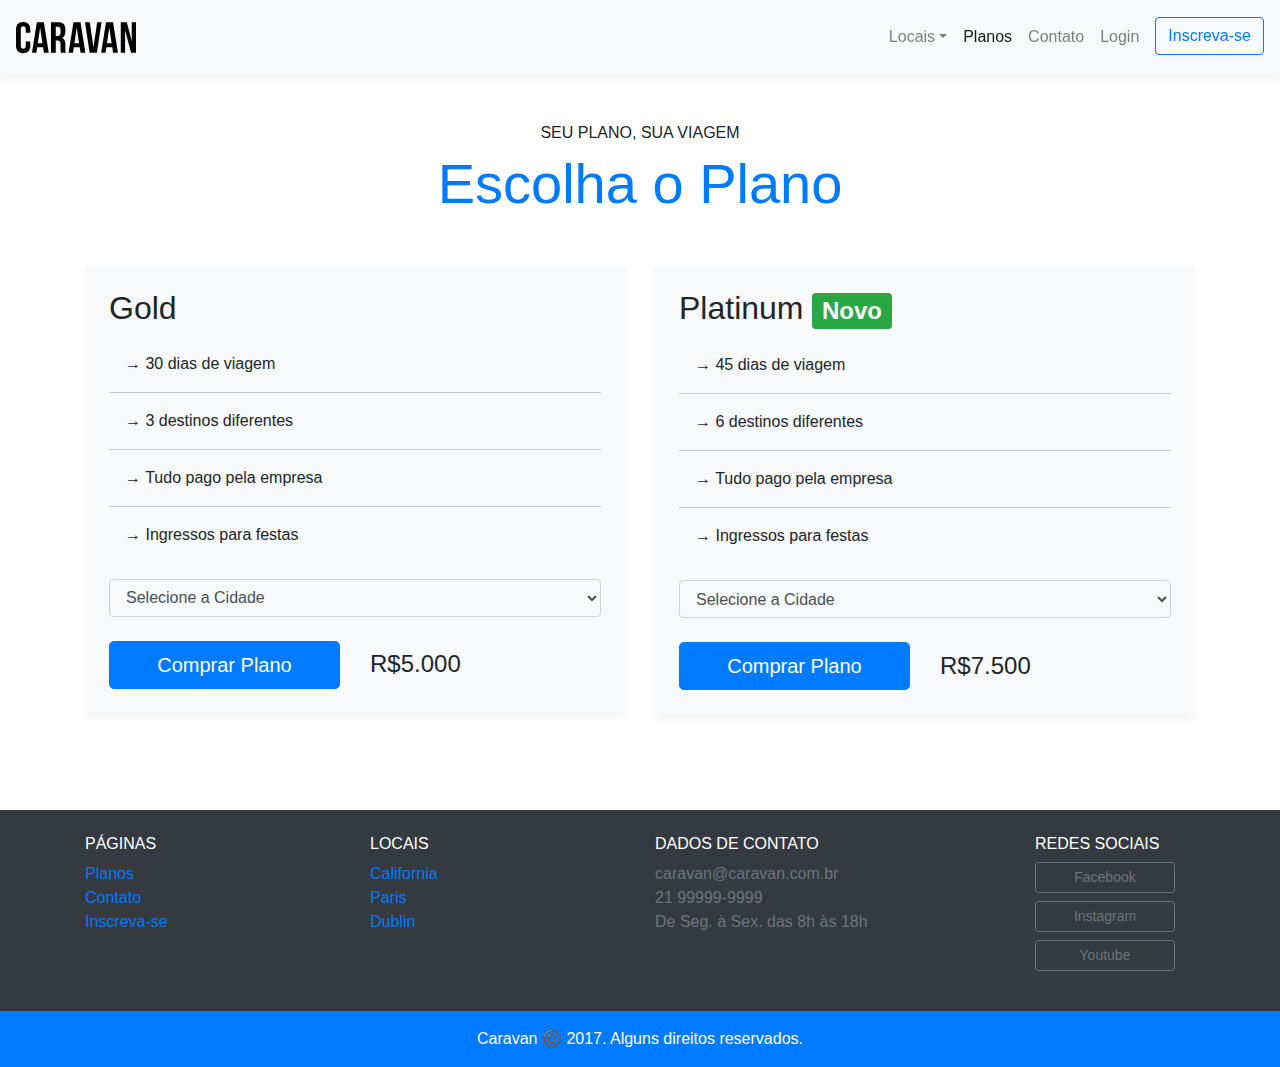
<file: planos.html>
<!DOCTYPE html>
<html>
  <head>
    <title>Caravan - Planos</title>
    <meta charset="utf-8">
    <meta name="viewport" content="width=device-width, initial-scale=1, shrink-to-fit=no">

    <link rel="stylesheet" href="css/bootstrap.css">
    <link rel="stylesheet" href="css/style.css">
  </head>
  <body>

  <!-- Modal -->
    <div class="modal fade" id="exampleModal" tabindex="-1" role="dialog" aria-labelledby="exampleModalLabel" aria-hidden="true">
      <div class="modal-dialog" role="document">
        <div class="modal-content">
          <div class="modal-header">
            <h5 class="modal-title" id="exampleModalLabel">Entre na sua Conta</h5>
            <button type="button" class="close" data-dismiss="modal" aria-label="Close">
              <span aria-hidden="true">&times;</span>
            </button>
          </div>
          <div class="modal-body">
            <form>
              <div class="form-group">
                <label for="exampleInputEmail1">Email</label>
                <input type="email" class="form-control" id="exampleInputEmail1">
              </div>
              <div class="form-group">
                <label for="exampleInputPassword1">Senha</label>
                <input type="password" class="form-control" id="exampleInputPassword1">
              </div>
              <button type="submit" class="btn btn-primary">Entrar na Conta</button>
              <small class="form-text text-muted">Esqueceu a Senha? <a href="#">Clique aqui.</a></small>
            </form>
          </div>          
        </div>
      </div>
    </div>
    
    <nav class="navbar navbar-expand-md navbar-light bg-light fixed-top py-3 box-shadow">
      <a href="index.html" class="navbar-brand"><img src="img/caravan.svg" alt="Caravan"></a>

      <button class="navbar-toggler" type="button" data-toggle="collapse" data-target="#navbarSupportedContent" aria-controls="navbarSupportedContent" aria-expanded="false" aria-label="Toggle navigation">
        <span class="navbar-toggler-icon"></span>
      </button>

      <div class="collapse navbar-collapse" id="navbarSupportedContent">
        <ul class="navbar-nav ml-auto">
          <li class="nav-item dropdown">
            <a class="nav-link dropdown-toggle" href="#" id="navbarDropdown" role="button" data-toggle="dropdown" aria-haspopup="true" aria-expanded="false">Locais</a>
            <div class="dropdown-menu" aria-labelledby="navbarDropdown">
              <a href="local.html" class="dropdown-item">California</a>
              <a href="local.html" class="dropdown-item">Paris</a>
              <a href="local.html" class="dropdown-item">Dublin</a>

            </div>
          </li>
          <li class="nav-item">
            <a class="nav-link active" href="planos.html">Planos</a>
          </li>
          <li class="nav-item">
            <a class="nav-link" href="contato.html">Contato</a>
          </li>
          <li class="nav-item">
            <a class="nav-link" href="planos.html" data-toggle="modal" data-target="#exampleModal">Login</a>
          </li>
          <li class="nav-item">
            <a class="btn btn-outline-primary ml-md-2" href="inscricao.html">Inscreva-se</a>
          </li>
        </ul>
      </div>
    </nav>    
    <!--Fecha Navegação-->

    <section class="container">
      <div class="text-center my-5">
        <span class="h6 d-block">SEU PLANO, SUA VIAGEM</span>
        <h1 class="display-4 text-primary">Escolha o Plano</h1>
      </div>
      <div class="row">

        <div class="col-lg mb-5">
          <div class="bg-light rounded p-4 box-shadow">
            <h2>Gold</h2>
            <ul class="lista-plano list-unstyled">
              <li><span data-toggle="tooltip" data-placement="right" title="Isso mesmo, duração da viagem será de 30 dias!">→ 30 dias de viagem </span></li>
              <li>→ 3 destinos diferentes</li>
              <li>→ Tudo pago pela empresa</li>
              <li>→ Ingressos para festas</li>
            </ul>
            <form action="">
              <div class="form-group">
                <select class="form-control bg-light" id="exampleFormControlSelect1">
                  <option>Selecione a Cidade</option>
                  <option>California</option>
                  <option>Paris</option>
                  <option>Dublin</option>
                </select>
              </div>
            </form>
            <div class="row align-items-center mt-4">
              <div class="col">
                <a href="inscricao.html" class="btn btn-primary btn-lg btn-block">Comprar Plano</a>
              </div>
              <div class="col">
                <span class="h4">R$5.000</span>
              </div>
            </div>
          </div>
        </div>

        <div class="col-lg mb-5">
          <div class="bg-light rounded p-4 box-shadow">
            <h2>Platinum <span class="badge badge-success">Novo</span></h2>
            <ul class="lista-plano list-unstyled">
              <li>→ 45 dias de viagem</li>
              <li>→ 6 destinos diferentes</li>
              <li>→ Tudo pago pela empresa</li>
              <li>→ Ingressos para festas</li>
            </ul>
            <form action="">
              <div class="form-group">
                <select class="form-control bg-light" id="exampleFormControlSelect1">
                  <option>Selecione a Cidade</option>
                  <option>California</option>
                  <option>Paris</option>
                  <option>Dublin</option>
                </select>
              </div>
            </form>
            <div class="row align-items-center mt-4">
              <div class="col">
                <a href="inscricao.html" class="btn btn-primary btn-lg btn-block">Comprar Plano</a>
              </div>
              <div class="col">
                <span class="h4">R$7.500</span>
              </div>
            </div>
          </div>
        </div>
        
      </div>
    </section>    

    <!--Início Footer-->
    <footer class="bg-dark text-white mt-5">
      <div class="container py-4">
        <div class="row">
          <div class="col-md-3 col-6">
            <h4 class="h6">PÁGINAS</h4>
            <ul class="list-unstyled">
              <li><a href="planos.html">Planos</a></li>
              <li><a href="contato.html">Contato</a></li>
              <li><a href="inscricao.html">Inscreva-se</a></li>
            </ul>
          </div>
          <div class="col-md-3 col-6">
            <h4 class="h6">LOCAIS</h4>
            <ul class="list-unstyled">
              <li><a href="local.html">California</a></li>
              <li><a href="local.html">Paris</a></li>
              <li><a href="local.html">Dublin</a></li>
            </ul>
          </div>
          <div class="col-md-4 py-3 py-md-0">
            <h4 class="h6">DADOS DE CONTATO</h4>
            <ul class="list-unstyled text-secondary">
              <li>caravan@caravan.com.br</li>
              <li>21 99999-9999</li>
              <li>De Seg. à Sex. das 8h às 18h</li>
            </ul>
          </div>   
          <div class="col-md-2">
            <h4 class="h6">REDES SOCIAIS</h4>
            <ul class="list-unstyled">
              <li><a class="btn btn-outline-secondary btn-sm btn-block mb-2" href="#" style="max-width: 140px">Facebook</a></li>
              <li><a class="btn btn-outline-secondary btn-sm btn-block mb-2" href="#" style="max-width: 140px">Instagram</a></li>
              <li><a class="btn btn-outline-secondary btn-sm btn-block mb-2" href="#" style="max-width: 140px">Youtube</a></li>
            </ul>
          </div>       
        </div>
      </div>
      <div class="bg-primary text-center py-3">
        <p class="mb-0">Caravan ©️ 2017. Alguns direitos reservados.</p>
      </div>
    </footer>


    <script type="text/javascript" src="js/jquery-3.3.1.slim.min.js"></script>
    <script type="text/javascript" src="js/popper.min.js"></script>
    <script type="text/javascript" src="js/bootstrap.js"></script>
    <script type="text/javascript" src="js/app.js"></script>

  </body>
</html>
</file>
<file: css/style.css>
body {
  padding-top: 75px;
}

.box-shadow {
  box-shadow: 0 2px 4px 0 rgba(0, 0, 0, 0.05);
  box-shadow: 0 4px 8px 0 rgba(0, 0, 0, 0.05);
}

#home-quote {
  background: url('../img/bg-quote.jpg') center center;
  background-size: cover;
}

@media (max-width: 767px) {
  #home.quote .display-4 {
    font-size: 2.5rem;
  }

  body {
    padding-top: 0px;
  }

  .fixed-top {
    position: relative;
  }
}

.lista-plano li + li {
  border-top: 1px solid rgba(0, 0, 0, .2);
}

.lista-plano li {
  padding: 1rem;
}
</file>
